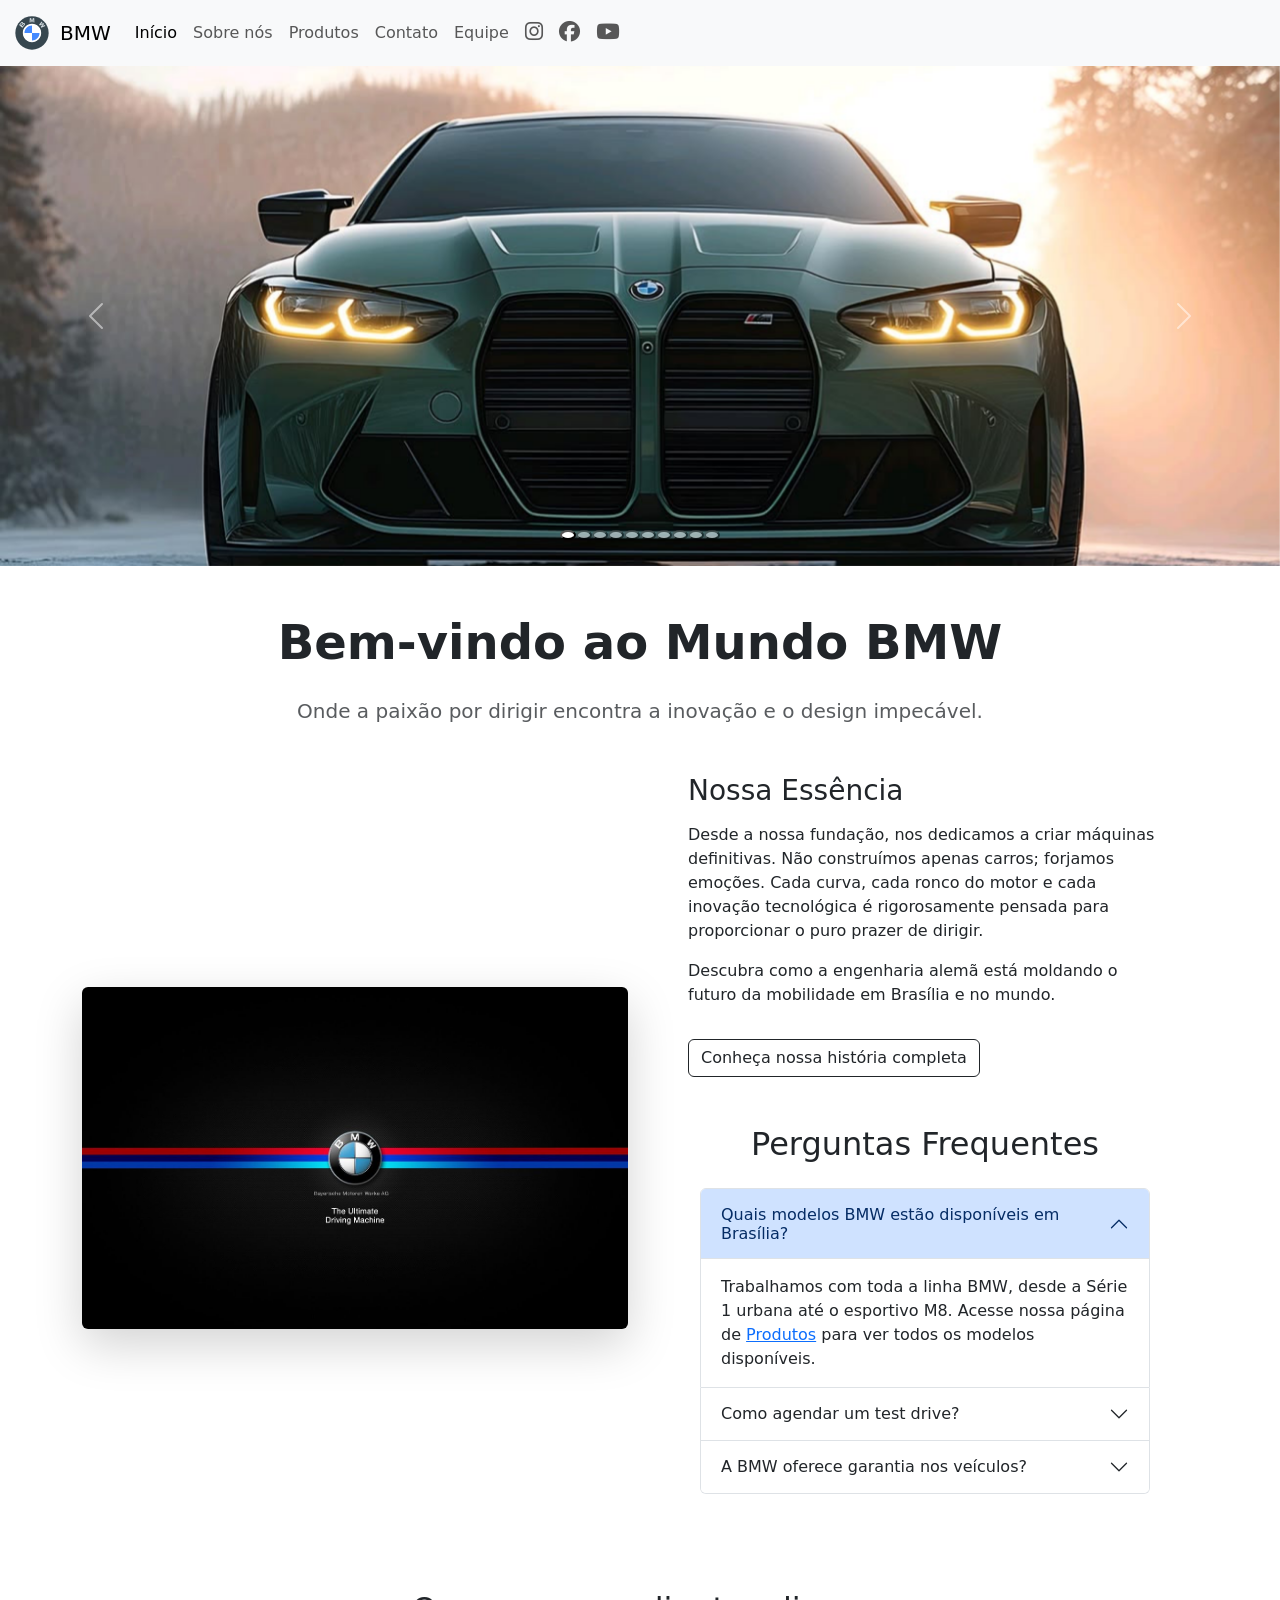
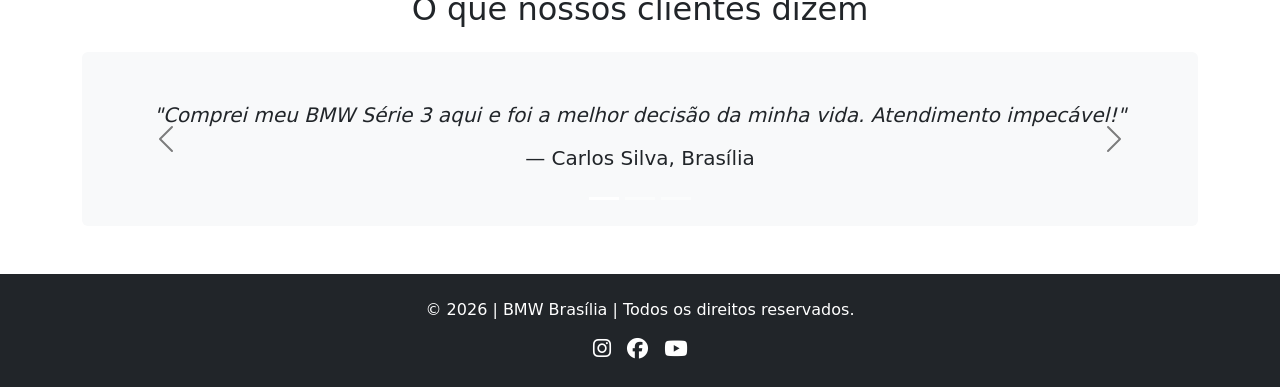
<file: index.html>
<!DOCTYPE html>
<html lang="pt-BR">
<head>
    <meta charset="utf-8">
    <meta name="viewport" content="width=device-width, initial-scale=1.0">
    <title>BMW</title>
    
    <link rel="stylesheet" href="Vendor/bootstrap/bootstrap.min.css">
    <link rel="stylesheet" href="CSS/estilo.css">
    <link rel="icon" href="./Imagens/icons8-bmw.svg" type="image/svg+xml">
    <link rel="stylesheet" href="https://cdnjs.cloudflare.com/ajax/libs/font-awesome/6.5.0/css/all.min.css">
</head>
<body>

    <header>
        <nav class="navbar navbar-expand-lg bg-body-tertiary">
            <div class="container-fluid">
               <a class="navbar-brand d-flex align-items-center gap-2" href="./index.html">
                <img src="./Imagens/icons8-bmw.svg" alt="Logo BMW" width="40" height="40">BMW</a>
                
                <button class="navbar-toggler" type="button" data-bs-toggle="collapse" data-bs-target="#navbarNav" aria-controls="navbarNav" aria-expanded="false" aria-label="Toggle navigation">
                    <span class="navbar-toggler-icon"></span>
                </button>
                
                <div class="collapse navbar-collapse" id="navbarNav">
                    <ul class="navbar-nav">
                        <li class="nav-item">
                            <a class="nav-link active" aria-current="page" href="./index.html">Início</a>
                        </li>
                        <li class="nav-item">
                            <a class="nav-link" href="./Páginas/SobreNos.html" target="_blank">Sobre nós</a>
                        </li>
                        <li class="nav-item">
                            <a class="nav-link" href="./Páginas/Produtos.html" target="_blank">Produtos</a>
                        </li>
                        <li class="nav-item">
                            <a class="nav-link" href="./Páginas/Contato.html" target="_blank">Contato</a>
                        </li>
                        <li class="nav-item">
                            <a class="nav-link" href="./Páginas/equipe.html" target="_blank">Equipe</a>
                        </li>
                        <li class="nav-item">
                            <a class="nav-link" href="https://www.instagram.com/bmw/" target="_blank">
                                <i class="fa-brands fa-instagram"></i>
                            </a>
                            </li>
                        <li class="nav-item">
                            <a class="nav-link" href="https://www.facebook.com/BMW/" target="_blank">
                                <i class="fa-brands fa-facebook"></i>
                            </a>
                        </li>
                        <li class="nav-item">
                            <a class="nav-link" href="https://www.youtube.com/BMW" target="_blank">
                                <i class="fa-brands fa-youtube"></i>
                            </a>
                        </li>
                    </ul>
                </div>
            </div>
        </nav>
        <div id="carrosselBmw" class="carousel slide" data-bs-ride="carousel" data-bs-wrap="true" data-bs-interval="3000">
            <div class="carousel-indicators">
                <button ... data-bs-slide-to="0" class="active" aria-label="Slide 1">
                  <button ... data-bs-slide-to="1" aria-label="Slide 2">
                  <button ... data-bs-slide-to="2" aria-label="Slide 3">
                  <button ... data-bs-slide-to="3" aria-label="Slide 4">
                  <button ... data-bs-slide-to="4" aria-label="Slide 5">
                  <button ... data-bs-slide-to="5" aria-label="Slide 6">
                  <button ... data-bs-slide-to="6" aria-label="Slide 7">
                  <button ... data-bs-slide-to="7" aria-label="Slide 8">
                  <button ... data-bs-slide-to="8" aria-label="Slide 9">
                  <button ... data-bs-slide-to="9" aria-label="Slide 10">
            </div>

            <div class="carousel-inner">
                <div class="carousel-item active">
                    <img src="./Imagens/fotobmw1.jpg" class="d-block w-100" alt="Veículo BMW em destaque">
                </div>
                
                <div class="carousel-item">
                    <img src="./Imagens/fotobmw2.jpg" class="d-block w-100" alt="Interior luxuoso BMW">
                </div>
                
                <div class="carousel-item">
                    <img src="./Imagens/fotobmw3.jpg" class="d-block w-100" alt="Motor TwinPower Turbo BMW">
                </div>
                <div class="carousel-item">
                    <img src="./Imagens/fotobmw4.jpg" class="d-block w-100" alt="Motor TwinPower Turbo BMW">
                </div>
                <div class="carousel-item">
                    <img src="./Imagens/Fotobmw5.jpg" class="d-block w-100" alt="Motor TwinPower Turbo BMW">
                </div>
                 <div class="carousel-item">
                    <img src="./Imagens/Fotobmw10.jpg" class="d-block w-100" alt="Motor TwinPower Turbo BMW">
                 </div>
                  <div class="carousel-item">
                    <img src="./Imagens/Fotobmw9.jpg" class="d-block w-100" alt="Motor TwinPower Turbo BMW">
                </div>
                 <div class="carousel-item">
                    <img src="./Imagens/Fotobmw8.jpg" class="d-block w-100" alt="Motor TwinPower Turbo BMW">
                 </div>
                  <div class="carousel-item">
                    <img src="./Imagens/Fotobmw7.jpg" class="d-block w-100" alt="Motor TwinPower Turbo BMW">
                  </div>
                   <div class="carousel-item">
                    <img src="./Imagens/Fotobmw6.jpg" class="d-block w-100" alt="Motor TwinPower Turbo BMW">
                   </div>

              </div>

            <button class="carousel-control-prev" type="button" data-bs-target="#carrosselBmw" data-bs-slide="prev">
                <span class="carousel-control-prev-icon" aria-hidden="true"></span>
                <span class="visually-hidden">Anterior</span>
            </button>
            <button class="carousel-control-next" type="button" data-bs-target="#carrosselBmw" data-bs-slide="next">
                <span class="carousel-control-next-icon" aria-hidden="true"></span>
                <span class="visually-hidden">Próximo</span>
            </button>
        </div>
    </header>
    <main>
        <section class="container my-5 text-center">
            <h1 class="display-5 fw-bold mb-4">Bem-vindo ao Mundo BMW</h1>
            <p class="lead text-muted mb-5">Onde a paixão por dirigir encontra a inovação e o design impecável.</p>
            
            <div class="row align-items-center mt-5">
                <div class="col-md-6 mb-4 mb-md-0">
                    <img src="./Imagens/LOGO DE ENTRADA.jpg" class="img-fluid rounded shadow-lg" alt="História BMW">
                </div>
                <div class="col-md-6 text-start px-md-5">
                    <h3 class="mb-3">Nossa Essência</h3>
                    <p>Desde a nossa fundação, nos dedicamos a criar máquinas definitivas. Não construímos apenas carros; forjamos emoções. Cada curva, cada ronco do motor e cada inovação tecnológica é rigorosamente pensada para proporcionar o puro prazer de dirigir.</p>
                    <p>Descubra como a engenharia alemã está moldando o futuro da mobilidade em Brasília e no mundo.</p>
                    <a href="./Páginas/SobreNos.html" class="btn btn-outline-dark mt-3">Conheça nossa história completa</a>
                    <section class="container my-5">
    <h2 class="text-center mb-4">Perguntas Frequentes</h2>

    <div class="accordion" id="acordeonBmw">

        <div class="accordion-item">
            <h2 class="accordion-header">
                <button class="accordion-button" type="button"
                        data-bs-toggle="collapse"
                        data-bs-target="#pergunta1">
                    Quais modelos BMW estão disponíveis em Brasília?
                </button>
            </h2>
            <div id="pergunta1" class="accordion-collapse collapse show"
                 data-bs-parent="#acordeonBmw">
                <div class="accordion-body">
                    Trabalhamos com toda a linha BMW, desde a Série 1 urbana até 
                    o esportivo M8. Acesse nossa página de <a href="./Páginas/Produtos.html">Produtos</a> 
                    para ver todos os modelos disponíveis.
                </div>
            </div>
        </div>

        <div class="accordion-item">
            <h2 class="accordion-header">
                <button class="accordion-button collapsed" type="button"
                        data-bs-toggle="collapse"
                        data-bs-target="#pergunta2">
                    Como agendar um test drive?
                </button>
            </h2>
            <div id="pergunta2" class="accordion-collapse collapse"
                 data-bs-parent="#acordeonBmw">
                <div class="accordion-body">
                    É simples! Acesse nossa página de <a href="./Páginas/Contato.html">Contato</a>, 
                    preencha o formulário e nossa equipe entrará em contato para 
                    agendar o melhor horário para você.
                </div>
            </div>
        </div>

        <div class="accordion-item">
            <h2 class="accordion-header">
                <button class="accordion-button collapsed" type="button"
                        data-bs-toggle="collapse"
                        data-bs-target="#pergunta3">
                    A BMW oferece garantia nos veículos?
                </button>
            </h2>
            <div id="pergunta3" class="accordion-collapse collapse"
                 data-bs-parent="#acordeonBmw">
                <div class="accordion-body">
                    Sim! Todos os veículos BMW novos possuem garantia de fábrica 
                    de 2 anos, com possibilidade de extensão pelo programa BMW 
                    Service Inclusive.
                </div>
            </div>
        </div>

    </div>
</section>
                </div>
            </div>
        </section>
        <section class="container my-5">
    <h2 class="text-center mb-4">O que nossos clientes dizem</h2>

    <div id="carrosselDepoimentos" class="carousel slide" data-bs-ride="carousel">

        <div class="carousel-indicators">
            <button type="button" data-bs-target="#carrosselDepoimentos" data-bs-slide-to="0" class="active" aria-label="Depoimento 1"></button>
            <button type="button" data-bs-target="#carrosselDepoimentos" data-bs-slide-to="1" aria-label="Depoimento 2"></button>
            <button type="button" data-bs-target="#carrosselDepoimentos" data-bs-slide-to="2" aria-label="Depoimento 3"></button>
        </div>

        <div class="carousel-inner text-center p-5 bg-light rounded">

            <div class="carousel-item active">
                <p class="fs-5 fst-italic">"Comprei meu BMW Série 3 aqui e foi a melhor decisão da minha vida. Atendimento impecável!"</p>
                <h5 class="mt-3">— Carlos Silva, Brasília</h5>
            </div>

            <div class="carousel-item">
                <p class="fs-5 fst-italic">"O test drive foi incrível. A equipe foi super atenciosa e me ajudou a escolher o modelo perfeito."</p>
                <h5 class="mt-3">— Ana Souza, Brasília</h5>
            </div>

            <div class="carousel-item">
                <p class="fs-5 fst-italic">"Serviço de pós-venda excelente. Meu carro sempre revisado e com total suporte da equipe BMW."</p>
                <h5 class="mt-3">— Pedro Oliveira, Brasília</h5>
            </div>

        </div>

        <button class="carousel-control-prev" type="button" data-bs-target="#carrosselDepoimentos" data-bs-slide="prev">
            <span class="carousel-control-prev-icon" aria-hidden="true"></span>
            <span class="visually-hidden">Anterior</span>
        </button>
        <button class="carousel-control-next" type="button" data-bs-target="#carrosselDepoimentos" data-bs-slide="next">
            <span class="carousel-control-next-icon" aria-hidden="true"></span>
            <span class="visually-hidden">Próximo</span>
        </button>

    </div>
</section>
    </main>

    <script src="Vendor/bootstrap/bootstrap.bundle.min.js"></script>
    <footer class="bg-dark text-white text-center py-4 mt-5">
  <div class="container">
    <p>&copy; 2026 | BMW Brasília | Todos os direitos reservados.</p>
    <div class="d-flex justify-content-center gap-3">
      <a href="https://www.instagram.com/bmw/" target="_blank" class="text-white">
        <i class="fa-brands fa-instagram"></i>
      </a>
      <a href="https://www.facebook.com/BMW/" target="_blank" class="text-white">
        <i class="fa-brands fa-facebook"></i>
      </a>
      <a href="https://www.youtube.com/user/BMW" target="_blank" class="text-white">
        <i class="fa-brands fa-youtube"></i>
      </a>
    </div>
  </div>
</footer>
</body>
</html>
</file>
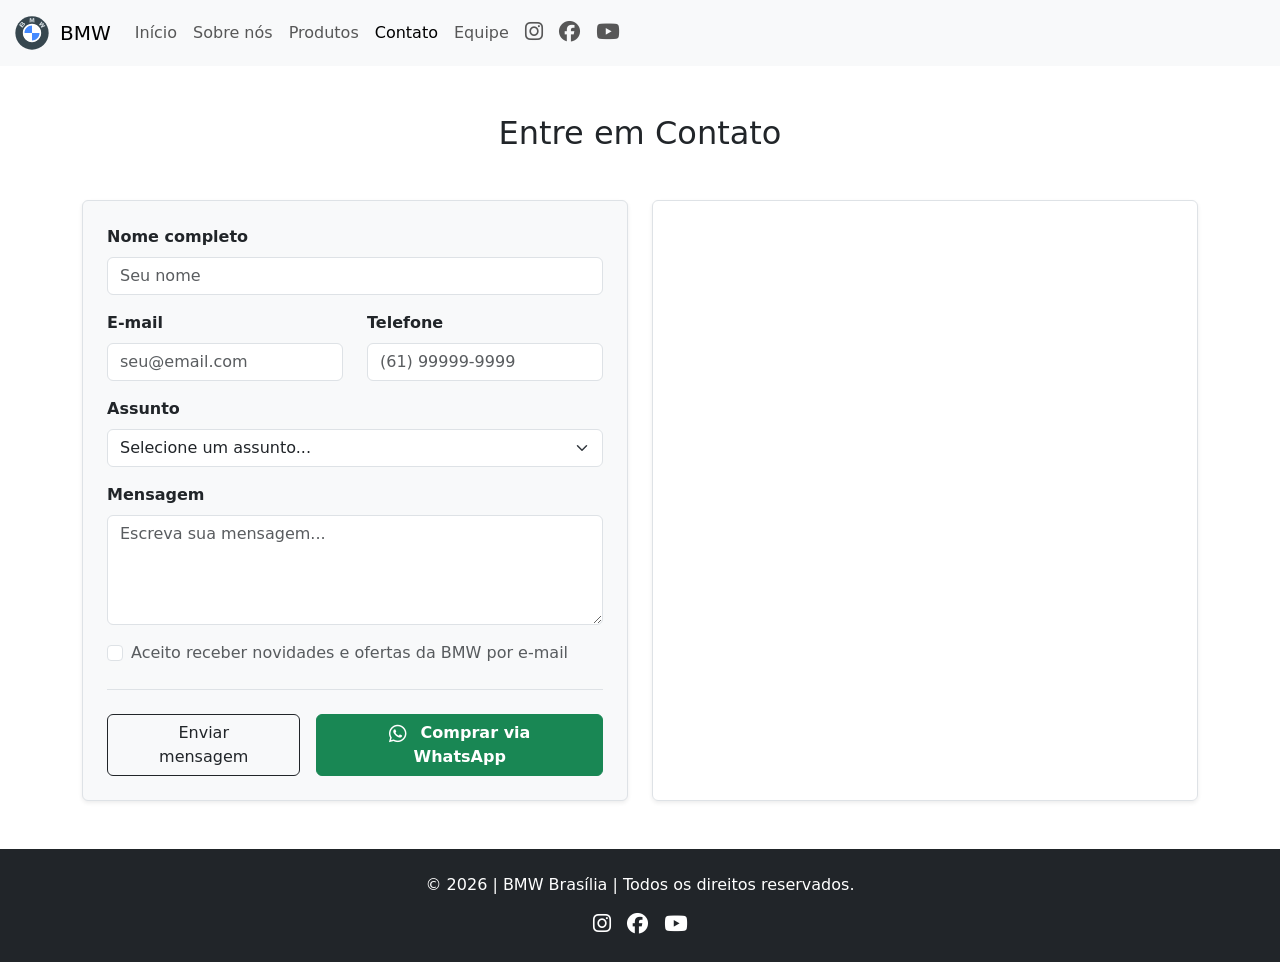
<file: Páginas/Contato.html>
<!DOCTYPE html>
<html lang="pt-BR">
<head>
    <meta charset="utf-8">
    <meta name="viewport" content="width=device-width, initial-scale=1">
    <title>BMW - Contato</title>
    
    <link rel="stylesheet" href="../Vendor/bootstrap/bootstrap.min.css">
    <link rel="stylesheet" href="../CSS/estilo.css">
    <link rel="icon" href="../Imagens/icons8-bmw.svg" type="image/svg+xml">
    <link rel="stylesheet" href="https://cdnjs.cloudflare.com/ajax/libs/font-awesome/6.5.0/css/all.min.css">
</head>
<body class="d-flex flex-column min-vh-100">

    <header>
        <nav class="navbar navbar-expand-lg bg-body-tertiary">
            <div class="container-fluid">
                <a class="navbar-brand d-flex align-items-center gap-2" href="../index.html">
                    <img src="../Imagens/icons8-bmw.svg" alt="Logo BMW" width="40" height="40">BMW
                </a>
                
                <button class="navbar-toggler" type="button" data-bs-toggle="collapse" data-bs-target="#navbarNav" aria-controls="navbarNav" aria-expanded="false" aria-label="Toggle navigation">
                    <span class="navbar-toggler-icon"></span>
                </button>
                
                <div class="collapse navbar-collapse" id="navbarNav">
                    <ul class="navbar-nav">
                        <li class="nav-item">
                            <a class="nav-link" href="../index.html">Início</a>
                        </li>
                        <li class="nav-item">
                            <a class="nav-link" href="SobreNos.html" target="_blank">Sobre nós</a>
                        </li>
                        <li class="nav-item">
                            <a class="nav-link" href="Produtos.html" target="_blank">Produtos</a>
                        </li>
                        <li class="nav-item">
                            <a class="nav-link active" aria-current="page" href="Contato.html">Contato</a>
                        </li>
                        <li class="nav-item">
                            <a class="nav-link" href="equipe.html" target="_blank">Equipe</a>
                        </li>
                        
                        <li class="nav-item">
                            <a class="nav-link" href="https://www.instagram.com/bmw/" target="_blank">
                                <i class="fa-brands fa-instagram"></i>
                            </a>
                        </li>
                        <li class="nav-item">
                            <a class="nav-link" href="https://www.facebook.com/BMW/" target="_blank">
                                <i class="fa-brands fa-facebook"></i>
                            </a>
                        </li>
                        <li class="nav-item">
                            <a class="nav-link" href="https://www.youtube.com/BMW" target="_blank">
                                <i class="fa-brands fa-youtube"></i>
                            </a>
                        </li>
                    </ul>
                </div>
            </div>
        </nav>
    </header>

    <main>
        <section class="container my-5">
            <h2 class="text-center mb-5">Entre em Contato</h2>
            
            <div class="row g-4 align-items-stretch">
                
                <div class="col-lg-6">
                    <form class="p-4 border rounded shadow-sm bg-light h-100">
                        <div class="mb-3">
                            <label for="nome" class="form-label fw-bold">Nome completo</label>
                            <input type="text" class="form-control" id="nome" placeholder="Seu nome">
                        </div>
                        
                        <div class="row">
                            <div class="col-md-6 mb-3">
                                <label for="email" class="form-label fw-bold">E-mail</label>
                                <input type="email" class="form-control" id="email" placeholder="seu@email.com">
                            </div>
                            <div class="col-md-6 mb-3">
                                <label for="telefone" class="form-label fw-bold">Telefone</label>
                                <input type="tel" class="form-control" id="telefone" placeholder="(61) 99999-9999">
                            </div>
                        </div>
                        
                        <div class="mb-3">
                            <label for="assunto" class="form-label fw-bold">Assunto</label>
                            <select class="form-select" id="assunto">
                                <option selected disabled>Selecione um assunto...</option>
                                <option>Test Drive</option>
                                <option>Financiamento</option>
                                <option>Revisão e Manutenção</option>
                                <option>Outros</option>
                            </select>
                        </div>
                        
                        <div class="mb-3">
                            <label for="mensagem" class="form-label fw-bold">Mensagem</label>
                            <textarea class="form-control" id="mensagem" rows="4" placeholder="Escreva sua mensagem..."></textarea>
                        </div>
                        
                        <div class="mb-4 form-check">
                            <input type="checkbox" class="form-check-input" id="aceito">
                            <label class="form-check-label text-muted" for="aceito">
                                Aceito receber novidades e ofertas da BMW por e-mail
                            </label>
                        </div>
                        
                        <div class="d-grid gap-2 d-md-flex justify-content-md-end border-top pt-4 mt-auto">
                            <button type="submit" class="btn btn-outline-dark px-4 me-md-2">Enviar mensagem</button>
                            
                            <a href="https://wa.me/5561982991898?text=Olá!%20Estou%20no%20site%20da%20BMW%20e%20gostaria%20de%20comprar%20um%20veículo." target="_blank" class="btn btn-success px-4 fw-bold">
                                <i class="fa-brands fa-whatsapp fs-5 me-2 align-middle"></i> Comprar via WhatsApp
                            </a>
                        </div>
                    </form>
                </div>

                <div class="col-lg-6">
                    <div class="h-100 shadow-sm rounded overflow-hidden border">
                        <iframe src="https://maps.google.com/maps?q=BMW%20Brasília&t=&z=13&ie=UTF8&iwloc=B&output=embed" width="100%" height="100%" style="border:0; min-height: 450px;" allowfullscreen="" loading="lazy"></iframe>
                    </div>
                </div>

            </div>
        </section>
    </main>

    <footer class="bg-dark text-white text-center py-4 mt-auto">
        <div class="container">
            <p>&copy; 2026 | BMW Brasília | Todos os direitos reservados.</p>
            <div class="d-flex justify-content-center gap-3">
                <a href="https://www.instagram.com/bmw/" target="_blank" class="text-white">
                    <i class="fa-brands fa-instagram"></i>
                </a>
                <a href="https://www.facebook.com/BMW/" target="_blank" class="text-white">
                    <i class="fa-brands fa-facebook"></i>
                </a>
                <a href="https://www.youtube.com/user/BMW" target="_blank" class="text-white">
                    <i class="fa-brands fa-youtube"></i>
                </a>
            </div>
        </div>
    </footer>

    <script src="../Vendor/bootstrap/bootstrap.bundle.min.js"></script>
</body>
</html>
</file>
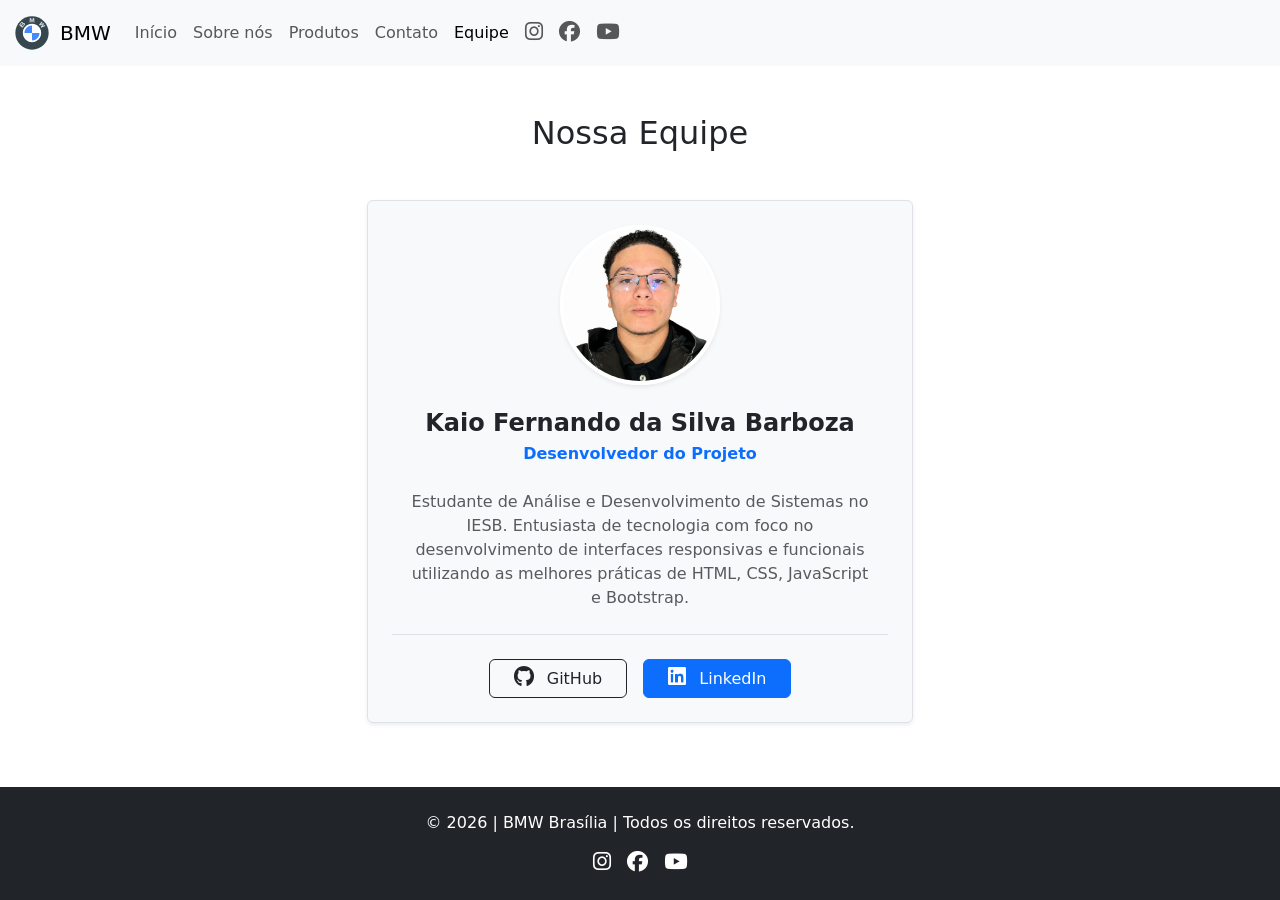
<file: Páginas/equipe.html>
<!DOCTYPE html>
<html lang="pt-BR">
<head>
    <meta charset="utf-8">
    <meta name="viewport" content="width=device-width, initial-scale=1">
    <title>BMW - Equipe</title>
    
    <link rel="stylesheet" href="../Vendor/bootstrap/bootstrap.min.css">
    <link rel="stylesheet" href="../CSS/estilo.css">
    
    <link rel="icon" href="../Imagens/icons8-bmw.svg" type="image/svg+xml">
    
    <link rel="stylesheet" href="https://cdnjs.cloudflare.com/ajax/libs/font-awesome/6.5.0/css/all.min.css">
</head>
<body class="d-flex flex-column min-vh-100">

    <header>
        <nav class="navbar navbar-expand-lg bg-body-tertiary">
            <div class="container-fluid">
                <a class="navbar-brand d-flex align-items-center gap-2" href="../index.html">
                    <img src="../Imagens/icons8-bmw.svg" alt="Logo BMW" width="40" height="40">BMW
                </a>
                
                <button class="navbar-toggler" type="button" data-bs-toggle="collapse" data-bs-target="#navbarNav" aria-controls="navbarNav" aria-expanded="false" aria-label="Toggle navigation">
                    <span class="navbar-toggler-icon"></span>
                </button>
                
                <div class="collapse navbar-collapse" id="navbarNav">
                    <ul class="navbar-nav">
                        <li class="nav-item">
                            <a class="nav-link" href="../index.html">Início</a>
                        </li>
                        <li class="nav-item">
                            <a class="nav-link" href="SobreNos.html" target="_blank">Sobre nós</a>
                        </li>
                        <li class="nav-item">
                            <a class="nav-link" href="Produtos.html" target="_blank">Produtos</a>
                        </li>
                        <li class="nav-item">
                            <a class="nav-link" href="Contato.html">Contato</a>
                        </li>
                        <li class="nav-item">
                            <a class="nav-link active" aria-current="page" href="equipe.html">Equipe</a>
                        </li>
                        <li class="nav-item">
                            <a class="nav-link" href="https://www.instagram.com/bmw/" target="_blank">
                                <i class="fa-brands fa-instagram"></i>
                            </a>
                        </li>
                        <li class="nav-item">
                            <a class="nav-link" href="https://www.facebook.com/BMW/" target="_blank">
                                <i class="fa-brands fa-facebook"></i>
                            </a>
                        </li>
                        <li class="nav-item">
                            <a class="nav-link" href="https://www.youtube.com/BMW" target="_blank">
                                <i class="fa-brands fa-youtube"></i>
                            </a>
                        </li>
                    </ul>
                </div>
            </div>
        </nav>
    </header>

    <main>
        <section class="container my-5">
            <h2 class="text-center mb-5">Nossa Equipe</h2>
            
            <div class="row justify-content-center">
                <div class="col-md-8 col-lg-6">
                    <div class="card p-4 border rounded shadow-sm bg-light text-center h-100 card-efeito">
                        
                        <img src="../Imagens/Fotoperfil.jpg" alt="Foto do Desenvolvedor" class="rounded-circle mx-auto mb-4 shadow-sm" style="width: 160px; height: 160px; object-fit: cover; border: 4px solid white;">
                        
                        <h4 class="fw-bold mb-1">Kaio Fernando da Silva Barboza</h4>
                        <p class="text-primary fw-semibold mb-4">Desenvolvedor do Projeto</p>
                        
                        <p class="text-muted mb-4 px-md-3">
                            Estudante de Análise e Desenvolvimento de Sistemas no IESB. Entusiasta de tecnologia com foco no desenvolvimento de interfaces responsivas e funcionais utilizando as melhores práticas de HTML, CSS, JavaScript e Bootstrap.
                        </p>
                        
                        <div class="d-flex justify-content-center gap-3 mt-auto border-top pt-4">
                            <a href="https://github.com/thedavincik-oss" class="btn btn-outline-dark px-4">
                                <i class="fa-brands fa-github me-2"></i> GitHub
                            </a>
                            <a href="https://www.linkedin.com/in/kaio-fernando-bb95692b8" class="btn btn-primary px-4">
                                <i class="fa-brands fa-linkedin me-2"></i> LinkedIn
                            </a>
                        </div>
                    </div>
                </div>
            </div>
        </section>
    </main>

    <footer class="bg-dark text-white text-center py-4 mt-auto">
        <div class="container">
            <p>&copy; 2026 | BMW Brasília | Todos os direitos reservados.</p>
            <div class="d-flex justify-content-center gap-3">
                <a href="https://www.instagram.com/bmw/" target="_blank" class="text-white">
                    <i class="fa-brands fa-instagram"></i>
                </a>
                <a href="https://www.facebook.com/BMW/" target="_blank" class="text-white">
                    <i class="fa-brands fa-facebook"></i>
                </a>
                <a href="https://www.youtube.com/user/BMW" target="_blank" class="text-white">
                    <i class="fa-brands fa-youtube"></i>
                </a>
            </div>
        </div>
    </footer>

    <script src="../Vendor/bootstrap/bootstrap.bundle.min.js"></script>
</body>
</html>
</file>
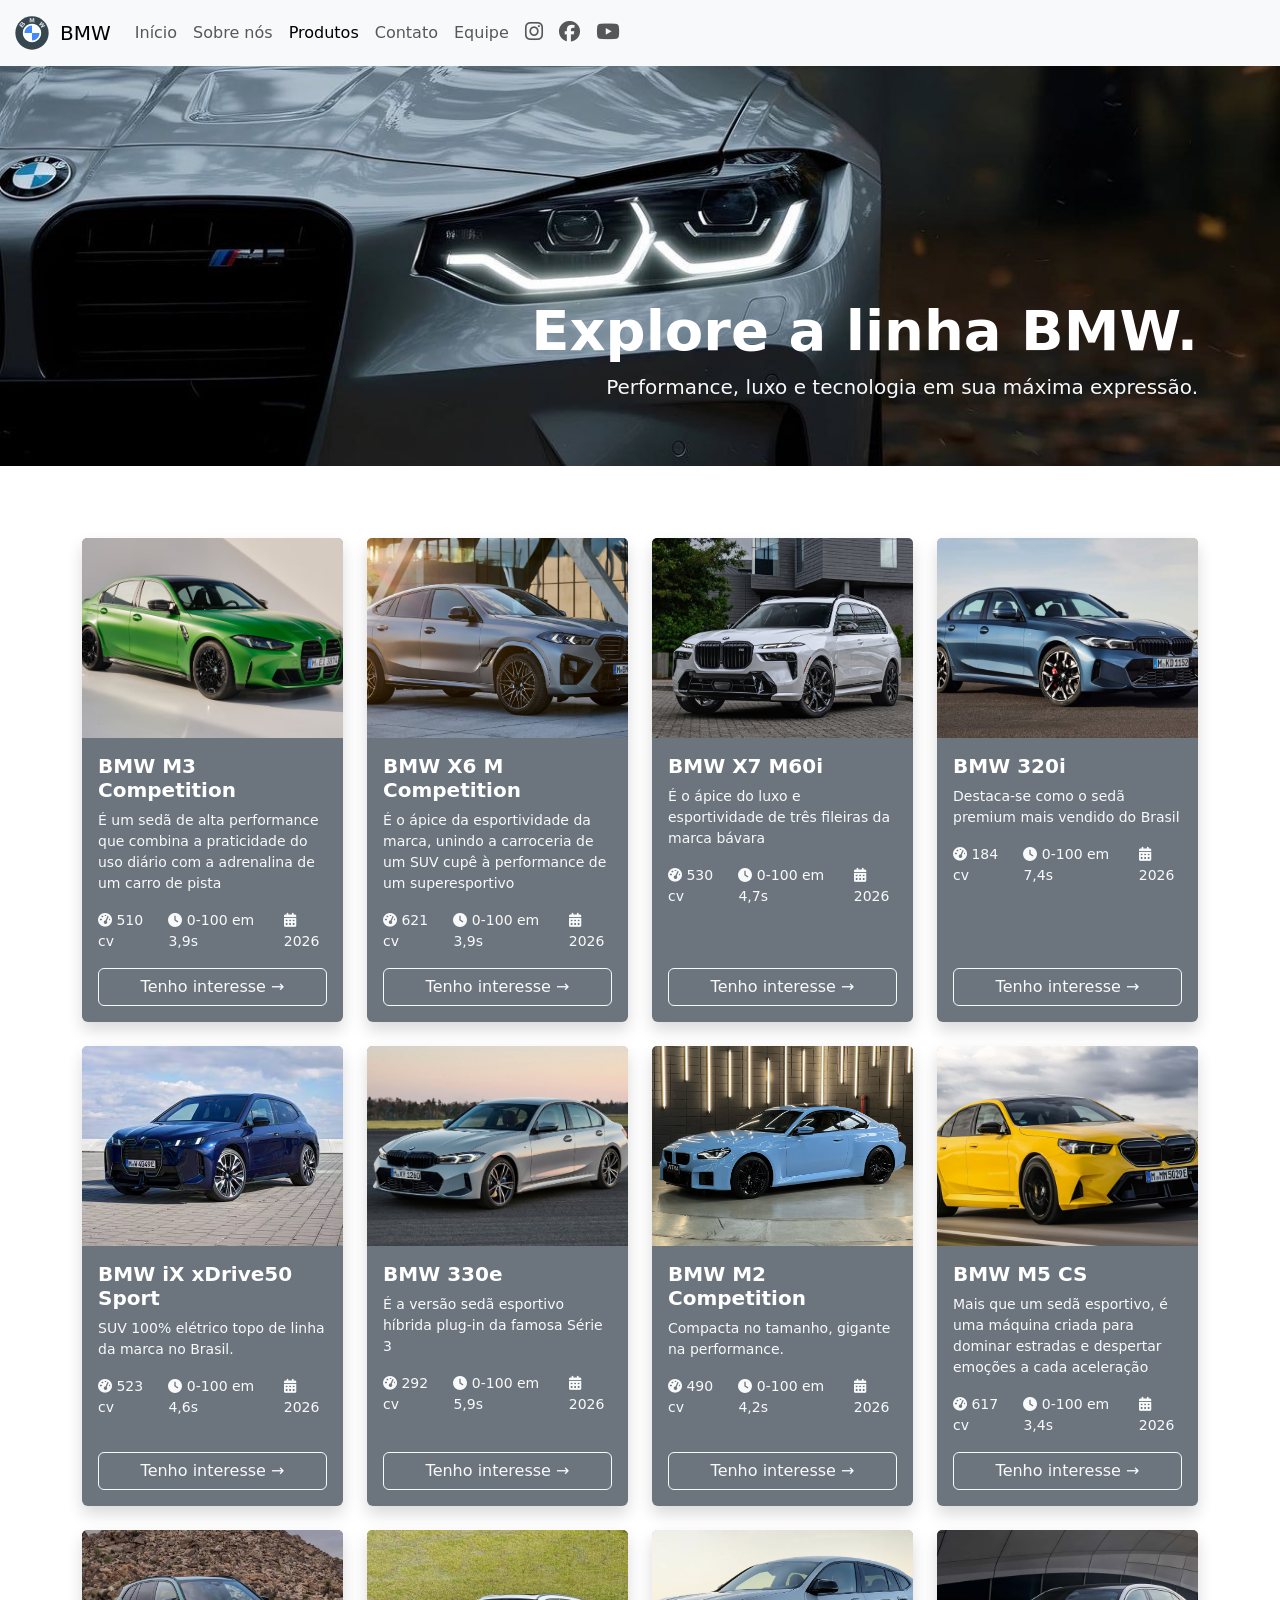
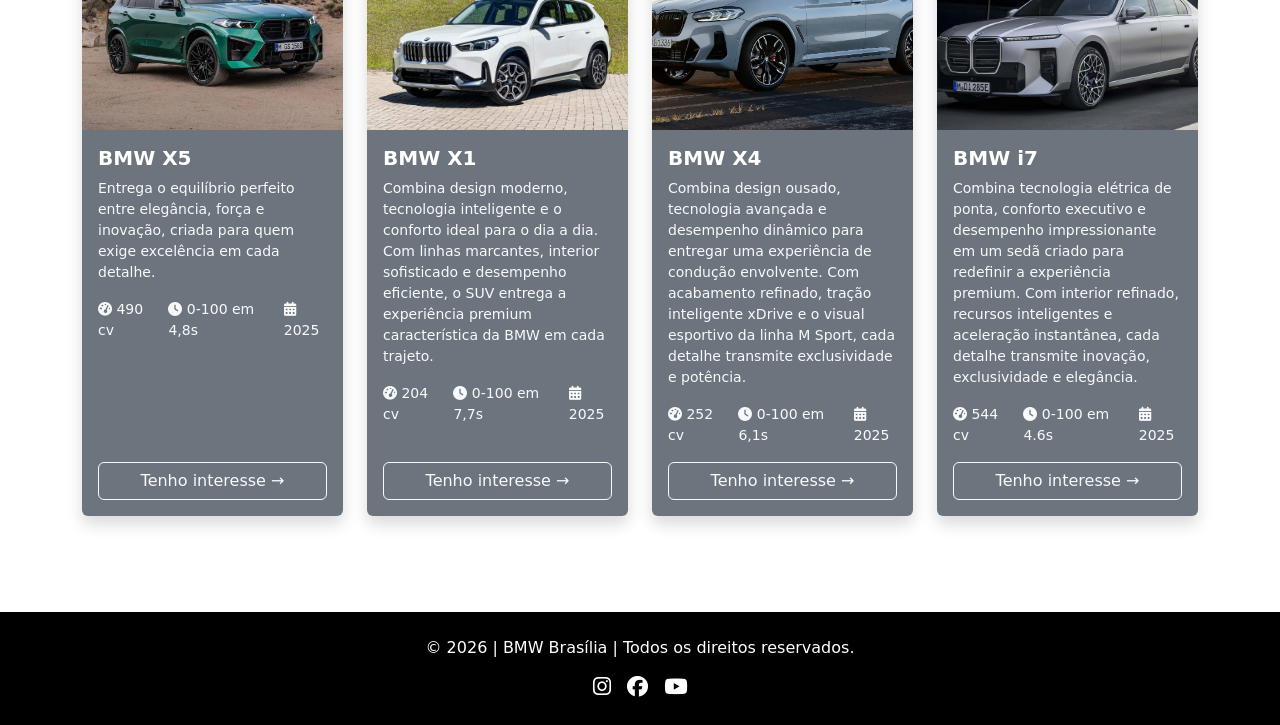
<file: Páginas/Produtos.html>
<!DOCTYPE html>
<html lang="pt-BR">
<head>
    <meta charset="UTF-8">
    <meta name="viewport" content="width=device-width, initial-scale=1.0">
    <title>Produtos</title>
    <link rel="stylesheet" href="../Vendor/bootstrap/bootstrap.min.css">
    <link rel="stylesheet" href="../CSS/estilo.css">
    <link rel="icon" href="../Imagens/icons8-bmw.svg" type="image/svg+xml">
    <link rel="stylesheet" href="https://cdnjs.cloudflare.com/ajax/libs/font-awesome/6.5.0/css/all.min.css">
</head>
<body>

<header>
    <nav class="navbar navbar-expand-lg bg-body-tertiary">
        <div class="container-fluid">
            <a class="navbar-brand d-flex align-items-center gap-2" href="../index.html">
                <img src="../Imagens/icons8-bmw.svg" alt="Logo BMW" width="40" height="40">BMW</a>

            <button class="navbar-toggler" type="button" data-bs-toggle="collapse" data-bs-target="#navbarNav" aria-controls="navbarNav" aria-expanded="false">
                <span class="navbar-toggler-icon"></span>
            </button>
            <div class="collapse navbar-collapse" id="navbarNav">
                <ul class="navbar-nav">
                    <li class="nav-item">
                        <a class="nav-link" href="../index.html">Início</a>
                    </li>
                    <li class="nav-item">
                        <a class="nav-link" href="SobreNos.html">Sobre nós</a>
                    </li>
                    <li class="nav-item">
                        <a class="nav-link active" aria-current="page" href="Produtos.html">Produtos</a>
                    </li>
                    <li class="nav-item">
                        <a class="nav-link" href="Contato.html">Contato</a>
                    </li>
                    <li class="nav-item">
                            <a class="nav-link" href="equipe.html" target="_blank">Equipe</a>
                        </li>
                    <li class="nav-item">
                        <a class="nav-link" href="https://www.instagram.com/bmw/" target="_blank">
                            <i class="fa-brands fa-instagram"></i>
                        </a>
                    </li>
                    <li class="nav-item">
                        <a class="nav-link" href="https://www.facebook.com/BMW/" target="_blank">
                            <i class="fa-brands fa-facebook"></i>
                        </a>
                    </li>
                    <li class="nav-item">
                        <a class="nav-link" href="https://www.youtube.com/BMW" target="_blank">
                            <i class="fa-brands fa-youtube"></i>
                        </a>
                    </li>
                </ul>
            </div>
        </div>
    </nav>
</header>


<main>

        <section class="hero-produtos text-white text-end py-5">
            <div class="container">
                <p class="text-primary fw-bold text-uppercase mb-1"></p>
                <h1 class="display-4 fw-bold">Explore a linha BMW.</h1>
                <p class="lead text-light">Performance, luxo e tecnologia em sua máxima expressão.</p>
            </div>
        </section>
        <br>
        <br>
        <br>
    <section class="container pb-5">
        <div class="row g-4">

            <div class="col-md-6 col-lg-3">
                <div class="card bg-secondary text-white h-100 border-0 shadow card-efeito">
                    <img src="../Imagens/bmw2026.jpg" class="card-img-top" alt="BMW M3" style="height:200px; object-fit:cover;">
                    <div class="card-body d-flex flex-column">
                        <h5 class="card-title fw-bold">BMW M3 Competition</h5>
                        <p class="card-text text-light small">É um sedã de alta performance que combina a praticidade do uso diário com a adrenalina de um carro de pista</p>
                        <div class="d-flex gap-3 small text-light mb-3">
                            <span><i class="fa-solid fa-gauge-high"></i> 510 cv</span>
                            <span><i class="fa-solid fa-clock"></i> 0-100 em 3,9s</span>
                            <span><i class="fa-solid fa-calendar-days"></i> 2026</span>
                        </div>
                        <a href="https://wa.me/5561982991898?text=Olá!%20Tenho%20interesse%20no%20BMW%20M3%20Competition." target="_blank" class="btn btn-outline-light mt-auto">Tenho interesse →</a>
                    </div>
                </div>
            </div>

            <div class="col-md-6 col-lg-3">
                <div class="card bg-secondary text-white h-100 border-0 shadow card-efeito">
                    <img src="../Imagens/x6m2026.jpg" class="card-img-top" alt="BMW X6 M Competition" style="height:200px; object-fit:cover;">
                    <div class="card-body d-flex flex-column">
                        <h5 class="card-title fw-bold">BMW X6 M Competition</h5>
                        <p class="card-text text-light small">É o ápice da esportividade da marca, unindo a carroceria de um SUV cupê à performance de um superesportivo</p>
                        <div class="d-flex gap-3 small text-light mb-3">
                            <span><i class="fa-solid fa-gauge-high"></i> 621 cv</span>
                            <span><i class="fa-solid fa-clock"></i> 0-100 em 3,9s</span>
                            <span><i class="fa-solid fa-calendar-days"></i> 2026</span>
                        </div>
                        <a href="https://wa.me/5561982991898?text=Olá!%20Tenho%20interesse%20no%20BMW%20X6%20M%20Competition." target="_blank" class="btn btn-outline-light mt-auto">Tenho interesse →</a>
                    </div>
                </div>
            </div>

            <div class="col-md-6 col-lg-3">
                <div class="card bg-secondary text-white h-100 border-0 shadow card-efeito">
                    <img src="../Imagens/bmwx72026.jpg" class="card-img-top" alt="BMW X7 M60i" style="height:200px; object-fit:cover;">
                    <div class="card-body d-flex flex-column">
                        <h5 class="card-title fw-bold"> BMW X7 M60i</h5>
                        <p class="card-text text-light small">É o ápice do luxo e esportividade de três fileiras da marca bávara</p>
                        <div class="d-flex gap-3 small text-light mb-3">
                            <span><i class="fa-solid fa-gauge-high"></i> 530 cv</span>
                            <span><i class="fa-solid fa-clock"></i> 0-100 em 4,7s</span>
                            <span><i class="fa-solid fa-calendar-days"></i> 2026</span>
                        </div>
                        <a href="https://wa.me/5561982991898?text=Olá!%20Tenho%20interesse%20no%20BMW%20X7%20M60i." target="_blank" class="btn btn-outline-light mt-auto">Tenho interesse →</a>
                    </div>
                </div>
            </div>

            <div class="col-md-6 col-lg-3">
                <div class="card bg-secondary text-white h-100 border-0 shadow card-efeito">
                    <img src="../Imagens/bmw320i2026.jpg" class="card-img-top" alt="BMW 320i" style="height:200px; object-fit:cover;">
                    <div class="card-body d-flex flex-column">
                        <h5 class="card-title fw-bold">BMW 320i</h5>
                        <p class="card-text text-light small">Destaca-se como o sedã premium mais vendido do Brasil</p>
                        <div class="d-flex gap-3 small text-light mb-3">
                            <span><i class="fa-solid fa-gauge-high"></i> 184 cv</span>
                            <span><i class="fa-solid fa-clock"></i> 0-100 em 7,4s</span>
                            <span><i class="fa-solid fa-calendar-days"></i> 2026</span>
                        </div>
                        <a href="https://wa.me/5561982991898?text=Olá!%20Tenho%20interesse%20no%20BMW%20320i." target="_blank" class="btn btn-outline-light mt-auto">Tenho interesse →</a>
                    </div>
                </div>
            </div>
            <div class="col-md-6 col-lg-3">
                <div class="card bg-secondary text-white h-100 border-0 shadow card-efeito">
                    <img src="../Imagens/2026_bmw_ix_4dr-suv_m70_fq_oem_1_600.jpg" class="card-img-top" alt="BMW iX xDrive50 Sport " style="height:200px; object-fit:cover;">
                    <div class="card-body d-flex flex-column">
                        <h5 class="card-title fw-bold">BMW iX xDrive50 Sport </h5>
                        <p class="card-text text-light small">SUV 100% elétrico topo de linha da marca no Brasil.</p>
                        <div class="d-flex gap-3 small text-light mb-3">
                            <span><i class="fa-solid fa-gauge-high"></i> 523 cv</span>
                            <span><i class="fa-solid fa-clock"></i> 0-100 em 4,6s</span>
                            <span><i class="fa-solid fa-calendar-days"></i> 2026</span>
                        </div>
                        <a href="https://wa.me/5561982991898?text=Olá!%20Tenho%20interesse%20no%20BMW%20iX%20xDrive50%20Sport." target="_blank" class="btn btn-outline-light mt-auto">Tenho interesse →</a>
                    </div>
                </div>
            </div>
            <div class="col-md-6 col-lg-3">
                <div class="card bg-secondary text-white h-100 border-0 shadow card-efeito">
                    <img src="../Imagens/bmw330e.jpg" class="card-img-top" alt="BMW 330e" style="height:200px; object-fit:cover;">
                    <div class="card-body d-flex flex-column">
                        <h5 class="card-title fw-bold">BMW 330e</h5>
                        <p class="card-text text-light small">É a versão sedã esportivo híbrida plug-in da famosa Série 3</p>
                        <div class="d-flex gap-3 small text-light mb-3">
                            <span><i class="fa-solid fa-gauge-high"></i> 292 cv</span>
                            <span><i class="fa-solid fa-clock"></i> 0-100 em 5,9s</span>
                            <span><i class="fa-solid fa-calendar-days"></i> 2026</span>
                        </div>
                        <a href="https://wa.me/5561982991898?text=Olá!%20Tenho%20interesse%20no%20BMW%20330e." target="_blank" class="btn btn-outline-light mt-auto">Tenho interesse →</a>
                    </div>
                </div>
            </div>
            <div class="col-md-6 col-lg-3">
                <div class="card bg-secondary text-white h-100 border-0 shadow card-efeito">
                    <img src="../Imagens/bmwm22026.jpg" class="card-img-top" alt="BMW 330e" style="height:200px; object-fit:cover;">
                    <div class="card-body d-flex flex-column">
                        <h5 class="card-title fw-bold">BMW M2 Competition</h5>
                        <p class="card-text text-light small">Compacta no tamanho, gigante na performance.</p>
                        <div class="d-flex gap-3 small text-light mb-3">
                            <span><i class="fa-solid fa-gauge-high"></i> 490 cv</span>
                            <span><i class="fa-solid fa-clock"></i> 0-100 em 4,2s</span>
                            <span><i class="fa-solid fa-calendar-days"></i> 2026</span>
                        </div>
                        <a href="https://wa.me/5561982991898?text=Olá!%20Tenho%20interesse%20no%20BMW%20M2%20Competition." target="_blank" class="btn btn-outline-light mt-auto">Tenho interesse →</a>
                    </div>
                </div>
            </div>
            <div class="col-md-6 col-lg-3">
                <div class="card bg-secondary text-white h-100 border-0 shadow card-efeito">
                    <img src="../Imagens/bmw-m5-2024-im-test.jpg" class="card-img-top" alt="BMW 330e" style="height:200px; object-fit:cover;">
                    <div class="card-body d-flex flex-column">
                        <h5 class="card-title fw-bold">BMW M5 CS</h5>
                        <p class="card-text text-light small">Mais que um sedã esportivo, é uma máquina criada para dominar estradas e despertar emoções a cada aceleração</p>
                        <div class="d-flex gap-3 small text-light mb-3">
                            <span><i class="fa-solid fa-gauge-high"></i> 617 cv</span>
                            <span><i class="fa-solid fa-clock"></i> 0-100 em 3,4s</span>
                            <span><i class="fa-solid fa-calendar-days"></i> 2026</span>
                        </div>
                        <a href="https://wa.me/5561982991898?text=Olá!%20Tenho%20interesse%20no%20BMW%20M5%20CS." target="_blank" class="btn btn-outline-light mt-auto">Tenho interesse →</a>
                    </div>
                </div>
            </div>
            <div class="col-md-6 col-lg-3">
                <div class="card bg-secondary text-white h-100 border-0 shadow card-efeito">
                    <img src="../Imagens/bmwx5venda.jpg" class="card-img-top" alt="BMW X5" style="height:200px; object-fit:cover;">
                    <div class="card-body d-flex flex-column">
                        <h5 class="card-title fw-bold">BMW X5</h5>
                        <p class="card-text text-light small">Entrega o equilíbrio perfeito entre elegância, força e inovação, criada para quem exige excelência em cada detalhe.</p>
                        <div class="d-flex gap-3 small text-light mb-3">
                            <span><i class="fa-solid fa-gauge-high"></i> 490 cv</span>
                            <span><i class="fa-solid fa-clock"></i> 0-100 em 4,8s</span>
                            <span><i class="fa-solid fa-calendar-days"></i> 2025</span>
                        </div>
                        <a href="https://wa.me/5561982991898?text=Olá!%20Tenho%20interesse%20no%20BMW%20X5." target="_blank" class="btn btn-outline-light mt-auto">Tenho interesse →</a>
                    </div>
                </div>
            </div>
            <div class="col-md-6 col-lg-3">
                <div class="card bg-secondary text-white h-100 border-0 shadow card-efeito">
                    <img src="../Imagens/bmwx12025.jpg" class="card-img-top" alt="BMW X1" style="height:200px; object-fit:cover;">
                    <div class="card-body d-flex flex-column">
                        <h5 class="card-title fw-bold">BMW X1</h5>
                        <p class="card-text text-light small">Combina design moderno, tecnologia inteligente e o conforto ideal para o dia a dia. Com linhas marcantes, interior sofisticado e desempenho eficiente, o SUV entrega a experiência premium característica da BMW em cada trajeto.</p>
                        <div class="d-flex gap-3 small text-light mb-3">
                            <span><i class="fa-solid fa-gauge-high"></i> 204 cv</span>
                            <span><i class="fa-solid fa-clock"></i> 0-100 em 7,7s</span>
                            <span><i class="fa-solid fa-calendar-days"></i> 2025</span>
                        </div>
                        <a href="https://wa.me/5561982991898?text=Olá!%20Tenho%20interesse%20no%20BMW%20X1." target="_blank" class="btn btn-outline-light mt-auto">Tenho interesse →</a>
                    </div>
                </div>
            </div>
            <div class="col-md-6 col-lg-3">
                <div class="card bg-secondary text-white h-100 border-0 shadow card-efeito">
                    <img src="../Imagens/bmw_x42025.jpg" class="card-img-top" alt="BMW X4" style="height:200px; object-fit:cover;">
                    <div class="card-body d-flex flex-column">
                        <h5 class="card-title fw-bold">BMW X4</h5>
                        <p class="card-text text-light small">Combina design ousado, tecnologia avançada e desempenho dinâmico para entregar uma experiência de condução envolvente. Com acabamento refinado, tração inteligente xDrive e o visual esportivo da linha M Sport, cada detalhe transmite exclusividade e potência.</p>
                        <div class="d-flex gap-3 small text-light mb-3">
                            <span><i class="fa-solid fa-gauge-high"></i> 252 cv</span>
                            <span><i class="fa-solid fa-clock"></i> 0-100 em 6,1s</span>
                            <span><i class="fa-solid fa-calendar-days"></i> 2025</span>
                        </div>
                        <a href="https://wa.me/5561982991898?text=Olá!%20Tenho%20interesse%20no%20BMW%20X4." target="_blank" class="btn btn-outline-light mt-auto">Tenho interesse →</a>
                    </div>
                </div>
            </div>
            <div class="col-md-6 col-lg-3">
                <div class="card bg-secondary text-white h-100 border-0 shadow card-efeito">
                    <img src="../Imagens/bmw-i7-2026.jpg" class="card-img-top" alt="BMW i7" style="height:200px; object-fit:cover;">
                    <div class="card-body d-flex flex-column">
                        <h5 class="card-title fw-bold">BMW i7</h5>
                        <p class="card-text text-light small">Combina tecnologia elétrica de ponta, conforto executivo e desempenho impressionante em um sedã criado para redefinir a experiência premium. Com interior refinado, recursos inteligentes e aceleração instantânea, cada detalhe transmite inovação, exclusividade e elegância.</p>
                        <div class="d-flex gap-3 small text-light mb-3">
                            <span><i class="fa-solid fa-gauge-high"></i> 544 cv</span>
                            <span><i class="fa-solid fa-clock"></i> 0-100 em 4.6s</span>
                            <span><i class="fa-solid fa-calendar-days"></i> 2025</span>
                        </div>
                        <a href="https://wa.me/5561982991898?text=Olá!%20Tenho%20interesse%20no%20BMW%20i7." target="_blank" class="btn btn-outline-light mt-auto">Tenho interesse →</a>
                    </div>
                </div>
            </div>

        </div>
    </section>

</main>

<footer class="bg-black text-white text-center py-4 mt-5">
    <div class="container">
        <p>&copy; 2026 | BMW Brasília | Todos os direitos reservados.</p>
        <div class="d-flex justify-content-center gap-3">
            <a href="https://www.instagram.com/bmw/" target="_blank" class="text-white">
                <i class="fa-brands fa-instagram"></i>
            </a>
            <a href="https://www.facebook.com/BMW/" target="_blank" class="text-white">
                <i class="fa-brands fa-facebook"></i>
            </a>
            <a href="https://www.youtube.com/BMW" target="_blank" class="text-white">
                <i class="fa-brands fa-youtube"></i>
            </a>
        </div>
    </div>
</footer>

<script src="../Vendor/bootstrap/bootstrap.bundle.min.js"></script>
</body>
</html>
</file>
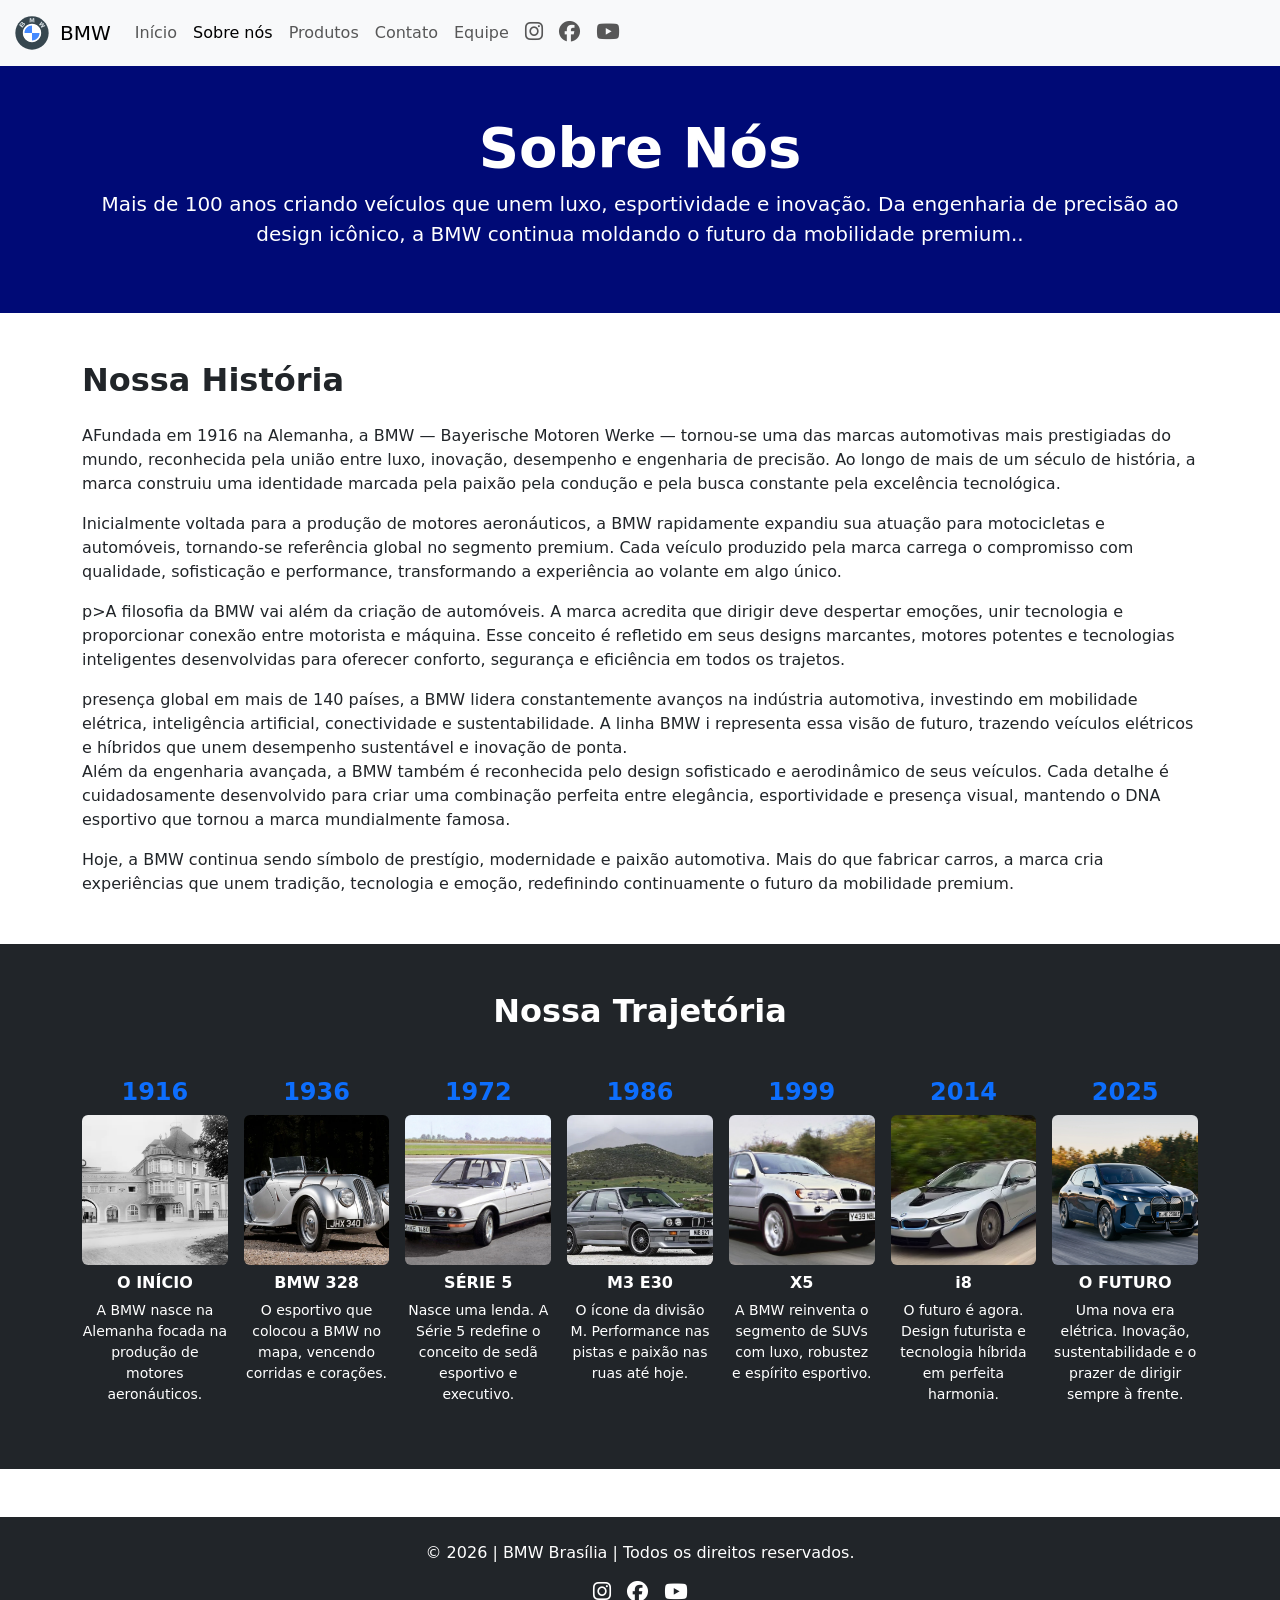
<file: Páginas/SobreNos.html>
<!DOCTYPE html>
<html lang="pt-BR">
<head>
    <meta charset="UTF-8">
    <meta name="viewport" content="width=device-width, initial-scale=1.0">
    <title>Sobre Nós - BMW</title>
    <link rel="stylesheet" href="../Vendor/bootstrap/bootstrap.min.css">
    <link rel="stylesheet" href="../CSS/estilo.css">
    <link rel="icon" href="../Imagens/icons8-bmw.svg" type="image/svg+xml">
    <link rel="stylesheet" href="https://cdnjs.cloudflare.com/ajax/libs/font-awesome/6.5.0/css/all.min.css">
</head>
<body>

<header>
    <nav class="navbar navbar-expand-lg bg-body-tertiary">
        <div class="container-fluid">
            <a class="navbar-brand d-flex align-items-center gap-2" href="../index.html">
                <img src="../Imagens/icons8-bmw.svg" alt="Logo BMW" width="40" height="40">BMW</a>

            <button class="navbar-toggler" type="button" data-bs-toggle="collapse" data-bs-target="#navbarNav" aria-controls="navbarNav" aria-expanded="false">
                <span class="navbar-toggler-icon"></span>
            </button>
            <div class="collapse navbar-collapse" id="navbarNav">
                <ul class="navbar-nav">
                    <li class="nav-item">
                        <a class="nav-link" href="../index.html">Início</a>
                    </li>
                    <li class="nav-item">
                        <a class="nav-link active" aria-current="page" href="SobreNos.html">Sobre nós</a>
                    </li>
                    <li class="nav-item">
                        <a class="nav-link" href="Produtos.html">Produtos</a>
                    </li>
                    <li class="nav-item">
                        <a class="nav-link" href="Contato.html">Contato</a>
                    </li>
                    <li class="nav-item">
                            <a class="nav-link" href="equipe.html" target="_blank">Equipe</a>
                        </li>
                    <li class="nav-item">
                        <a class="nav-link" href="https://www.instagram.com/bmw/" target="_blank">
                            <i class="fa-brands fa-instagram"></i>
                        </a>
                    </li>
                    <li class="nav-item">
                        <a class="nav-link" href="https://www.facebook.com/BMW/" target="_blank">
                            <i class="fa-brands fa-facebook"></i>
                        </a>
                    </li>
                    <li class="nav-item">
                        <a class="nav-link" href="https://www.youtube.com/BMW" target="_blank">
                            <i class="fa-brands fa-youtube"></i>
                        </a>
                    </li>
                </ul>
            </div>
        </div>
    </nav>
</header>

<main>

    <section class="hero-sobre text-white text-center py-5">
        <div class="container">
            <h1 class="display-4 fw-bold">Sobre Nós</h1>
            <p class="lead">Mais de 100 anos criando veículos que unem luxo, esportividade e inovação.
                Da engenharia de precisão ao design icônico, a BMW continua moldando o futuro da mobilidade premium..</p>
        </div>
    </section>

    <section class="container my-5">
        <h2 class="fw-bold mb-4">Nossa História</h2>
                </p>AFundada em 1916 na Alemanha, a BMW — Bayerische Motoren Werke — tornou-se uma das marcas automotivas mais prestigiadas do mundo, reconhecida pela união entre luxo, inovação, desempenho e engenharia de precisão. Ao longo de mais de um século de história, a marca construiu uma identidade marcada pela paixão pela condução e pela busca constante pela excelência tecnológica.

                </p>Inicialmente voltada para a produção de motores aeronáuticos, a BMW rapidamente expandiu sua atuação para motocicletas e automóveis, tornando-se referência global no segmento premium. Cada veículo produzido pela marca carrega o compromisso com qualidade, sofisticação e performance, transformando a experiência ao volante em algo único.

                </p>p>A filosofia da BMW vai além da criação de automóveis. A marca acredita que dirigir deve despertar emoções, unir tecnologia e proporcionar conexão entre motorista e máquina. Esse conceito é refletido em seus designs marcantes, motores potentes e tecnologias inteligentes desenvolvidas para oferecer conforto, segurança e eficiência em todos os trajetos.

                </p> presença global em mais de 140 países, a BMW lidera constantemente avanços na indústria automotiva, investindo em mobilidade elétrica, inteligência artificial, conectividade e sustentabilidade. A linha BMW i representa essa visão de futuro, trazendo veículos elétricos e híbridos que unem desempenho sustentável e inovação de ponta.

                <p>Além da engenharia avançada, a BMW também é reconhecida pelo design sofisticado e aerodinâmico de seus veículos. Cada detalhe é cuidadosamente desenvolvido para criar uma combinação perfeita entre elegância, esportividade e presença visual, mantendo o DNA esportivo que tornou a marca mundialmente famosa.

                <p>Hoje, a BMW continua sendo símbolo de prestígio, modernidade e paixão automotiva. Mais do que fabricar carros, a marca cria experiências que unem tradição, tecnologia e emoção, redefinindo continuamente o futuro da mobilidade premium.</p>
            </div>
        </div>
    </section>
    <section class="bg-dark text-white py-5">
  <div class="container">
    <h2 class="text-center fw-bold mb-5">Nossa Trajetória</h2>
    <div class="row g-3 text-center">

      <div class="col">
        <h4 class="text-primary fw-bold">1916</h4>
        <img src="../Imagens/bmw-anos20.webp" class="img-fluid rounded mb-2" alt="1916" style="height:150px; width:100%; object-fit:cover;">
        <h6 class="fw-bold">O INÍCIO</h6>
        <p class="small">A BMW nasce na Alemanha focada na produção de motores aeronáuticos.</p>
      </div>

      <div class="col">
        <h4 class="text-primary fw-bold">1936</h4>
        <img src="../Imagens/bmw328.jpg" class="img-fluid rounded mb-2" alt="1936" style="height:150px; width:100%; object-fit:cover;">
        <h6 class="fw-bold">BMW 328</h6>
        <p class="small">O esportivo que colocou a BMW no mapa, vencendo corridas e corações.</p>
      </div>

      <div class="col">
        <h4 class="text-primary fw-bold">1972</h4>
        <img src="../Imagens/bmw_5-sedan-e12-1972-76_r11.jpg" class="img-fluid rounded mb-2" alt="1972" style="height:150px; width:100%; object-fit:cover;">
        <h6 class="fw-bold">SÉRIE 5</h6>
        <p class="small">Nasce uma lenda. A Série 5 redefine o conceito de sedã esportivo e executivo.</p>
      </div>

      <div class="col">
        <h4 class="text-primary fw-bold">1986</h4>
        <img src="../Imagens/bmw_e30_001-L.jpg" class="img-fluid rounded mb-2" alt="1986" style="height:150px; width:100%; object-fit:cover;">
        <h6 class="fw-bold">M3 E30</h6>
        <p class="small">O ícone da divisão M. Performance nas pistas e paixão nas ruas até hoje.</p>
      </div>

      <div class="col">
        <h4 class="text-primary fw-bold">1999</h4>
        <img src="../Imagens/BMW-X5-1024x650.jpeg" class="img-fluid rounded mb-2" alt="1999" style="height:150px; width:100%; object-fit:cover;">
        <h6 class="fw-bold">X5</h6>
        <p class="small">A BMW reinventa o segmento de SUVs com luxo, robustez e espírito esportivo.</p>
      </div>

      <div class="col">
        <h4 class="text-primary fw-bold">2014</h4>
        <img src="../Imagens/2014-06-11-bmw-16.jpg" class="img-fluid rounded mb-2" alt="2014" style="height:150px; width:100%; object-fit:cover;">
        <h6 class="fw-bold">i8</h6>
        <p class="small">O futuro é agora. Design futurista e tecnologia híbrida em perfeita harmonia.</p>
      </div>

      <div class="col">
        <h4 class="text-primary fw-bold">2025</h4>
        <img src="../Imagens/the-new-bmw-ix-xdriv.jpg" class="img-fluid rounded mb-2" alt="2025" style="height:150px; width:100%; object-fit:cover;">
        <h6 class="fw-bold">O FUTURO</h6>
        <p class="small">Uma nova era elétrica. Inovação, sustentabilidade e o prazer de dirigir sempre à frente.</p>
      </div>

    </div>
  </div>
</section>

</main>

<footer class="bg-dark text-white text-center py-4 mt-5">
    <div class="container">
        <p>&copy; 2026 | BMW Brasília | Todos os direitos reservados.</p>
        <div class="d-flex justify-content-center gap-3">
            <a href="https://www.instagram.com/bmw/" target="_blank" class="text-white">
                <i class="fa-brands fa-instagram"></i>
            </a>
            <a href="https://www.facebook.com/BMW/" target="_blank" class="text-white">
                <i class="fa-brands fa-facebook"></i>
            </a>
            <a href="https://www.youtube.com/BMW" target="_blank" class="text-white">
                <i class="fa-brands fa-youtube"></i>
            </a>
        </div>
    </div>
    
</footer>

<script src="../Vendor/bootstrap/bootstrap.bundle.min.js"></script>
</body>
</html>
</file>
<file: CSS/estilo.css>
#carrosselBmw .carousel-item img {
  height: 500px; 
  width: 100%;
  object-fit: cover;
}
#carrosselBmw .carousel-indicators {
    bottom: 10px; /* distância do fundo */
}

#carrosselBmw .carousel-indicators button {
    width: 10px;
    height: 10px;
    border-radius: 50%; /* vira bolinhas */
    background-color: white;
    opacity: 0.5;
}

#carrosselBmw .carousel-indicators button.active {
    opacity: 1;
}
#carrosselDepoimentos .carousel-control-prev-icon,
#carrosselDepoimentos .carousel-control-next-icon {
    filter: invert(1);
}
.fa-brands:hover {
  color: #1c6ef2;
}
.fa-brands {
  font-size: 1.3rem;
  transition: transform 0.2s;
}

.fa-brands:hover {
  transform: scale(1.4);
}
.hero-sobre {
  background-color: #000a76;
}
.hero-produtos {
  background-image: url('../Imagens/fotodecantobmw.jpg');
  background-size: cover;
  background-position: right;
  min-height: 400px;
  position: relative;
  display: flex;
  align-items: flex-end;
  justify-content: flex-end;
  padding-bottom: 40px;
}
.card-efeito {
    transition: transform 0.3s ease-in-out, box-shadow 0.3s ease-in-out;
}
.card-efeito:hover {
    transform: scale(1.03);
    box-shadow: 0 10px 20px rgba(0, 0, 0, 0.4) !important; 
    z-index: 1;
}
</file>
